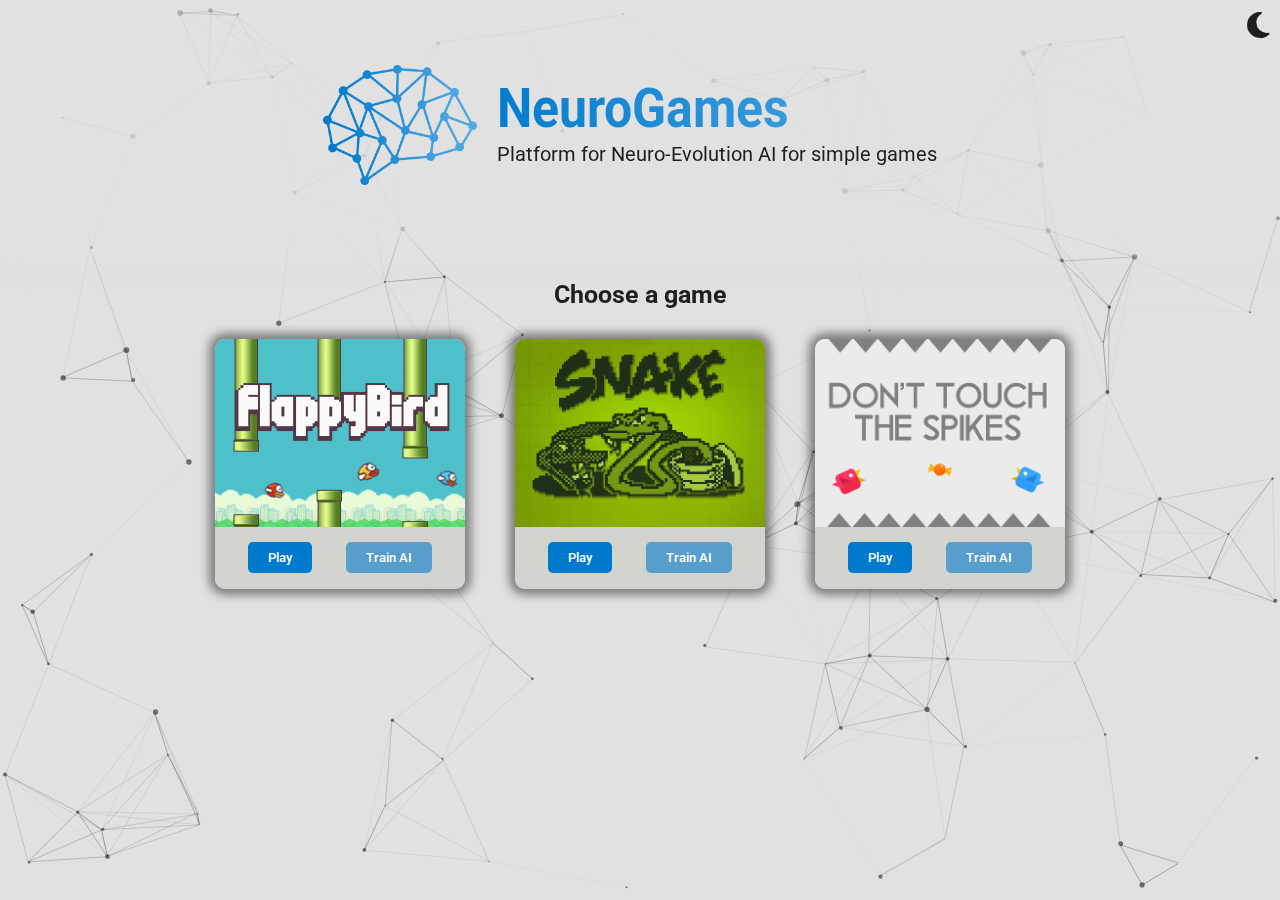
<file: index.html>
<!DOCTYPE html>
<html lang="en">
<head>
    <meta charset="UTF-8">
    <meta http-equiv="X-UA-Compatible" content="IE=edge">
    <meta name="viewport" content="width=device-width, initial-scale=1.0">
    <title>NeuroGames</title>
    <!-- CSS -->
    <link rel="stylesheet" href="./css/style.css" />
    <link rel="stylesheet" href="https://cdnjs.cloudflare.com/ajax/libs/font-awesome/6.1.2/css/all.min.css" />

    <link rel="icon" type="image/png" href="icon.png">
</head>
<body class="">
    <header>
        <div class="welcome">
            <div class="background"></div>
            <img src="./images/logo.png" alt="logo">
            <div class="text-container">
                <h1>NeuroGames</h1>
                <h2>Platform for Neuro-Evolution AI for simple games</h2>
            </div>
        </div>
        <i class="fa-solid fa-moon"></i>
    </header>
    <main>
        <h1>Choose a game</h1>
        <div class="games">
            <div class="game">
                <img src="./images/banners/flappy_bird.png" alt="flappy_bird" />
                <div class="buttons">
                    <a href="./games/FlappyBird/play.html"><button>Play</button></a>
                    <a href="./games/FlappyBird/train.html"><button class="train">Train AI</button></a>
                </div>
            </div>
            <div class="game">
                <img src="./images/banners/snake.png" alt="snake" />
                <div class="buttons">
                    <a href="./games/Snake/play.html"><button>Play</button></a>
                    <a href="./games/Snake/train.html"><button class="train">Train AI</button></a>
                </div>
            </div>
            <div class="game">
                <img src="./images/banners/dtts.png" alt="dtts" />
                <div class="buttons">
                    <a href="./games/DTTS/play.html"><button>Play</button></a>
                    <a href="./games/DTTS/train.html"><button class="train">Train AI</button></a>
                </div>
            </div>
            <!-- <div class="game">
                <img src="./images/banners/dino.png" alt="dino" />
                <div class="buttons">
                    <a href="./games/Dino/play.html"><button>Play</button></a>
                    <a href="./games/Dino/train.html"><button class="train">Train AI</button></a>
                </div>
            </div> -->
            <!-- <div class="game">
                <img src="./images/banners/icy_tower.png" alt="icy_tower" />
                <div class="buttons">
                    Comming soon
                </div>
            </div> -->
        </div>
    </main>
    <div id="particles-js"></div>
    <!-- SCRIPTS -->
    <script src="./js/lib/particles.min.js"></script>
    <script src="./js/main.js"></script>
</body>
</html>
</file>
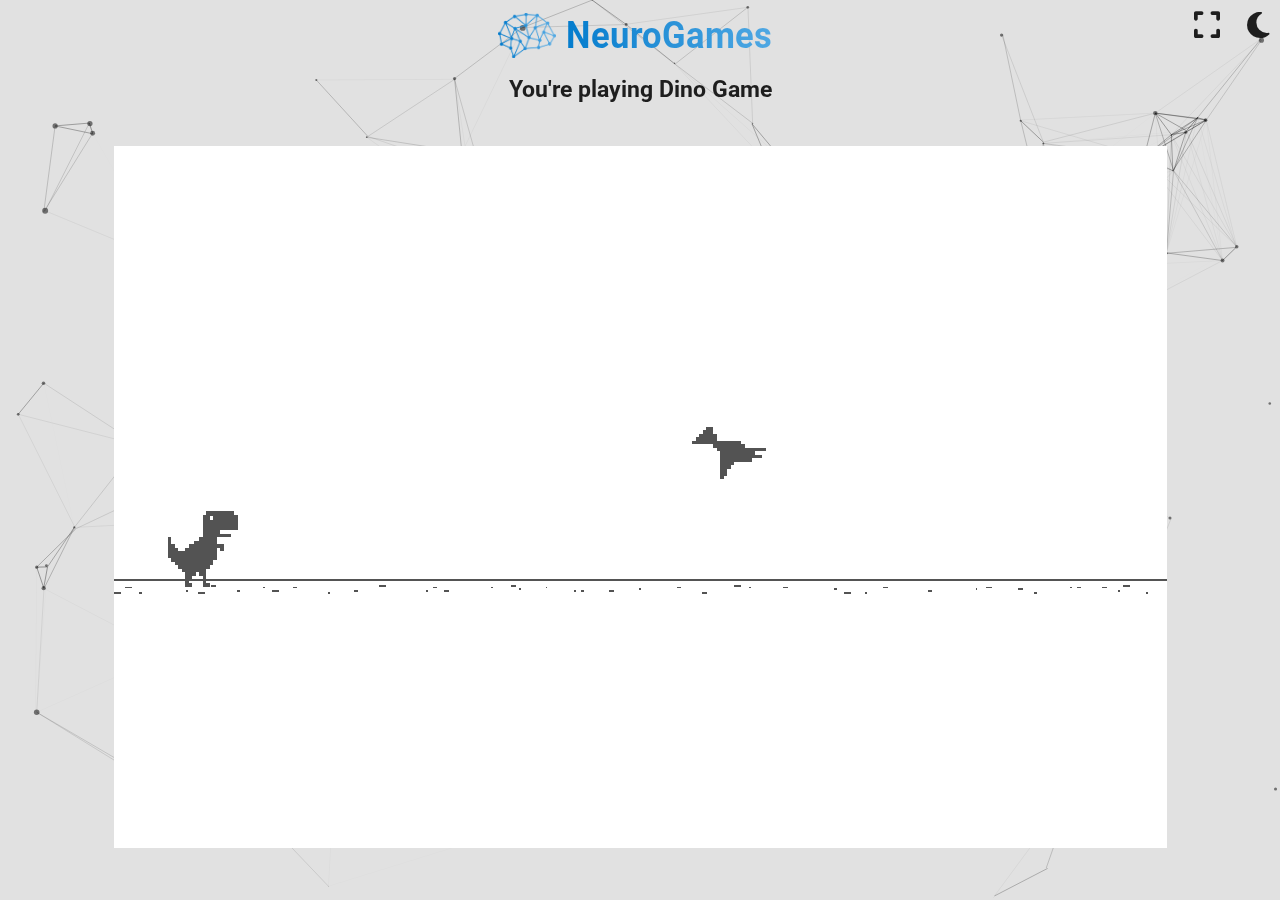
<file: games/Dino/play.html>
<!DOCTYPE html>
<html lang="en">
<head>
    <meta charset="UTF-8">
    <meta http-equiv="X-UA-Compatible" content="IE=edge">
    <meta name="viewport" content="width=device-width, initial-scale=1.0">
    <title>Dino Game - Play</title>
    <!-- CSS -->
    <link rel="stylesheet" href="../../css/play.css" />
    <link rel="stylesheet" href="https://cdnjs.cloudflare.com/ajax/libs/font-awesome/6.1.2/css/all.min.css" />

    <link rel="icon" type="image/png" href="../../icon.png">
</head>
<body class="">
    <header>
        <div class="welcome">
            <div class="title-con">
                <img src="../../images/logo.png" alt="logo" />
                <h1>NeuroGames</h1>
            </div>
            <h2>You're playing Dino Game</h2>
        </div>
        <i class="fa-solid fa-moon"></i>
        <i class="fa-solid fa-expand"></i>
    </header>
    <main>
        <canvas id="myCanvas" width="432" height="768"></canvas>
    </main>
    <div id="particles-js"></div>
    <!-- SCRIPTS -->
    <script src="../../js/lib/particles.min.js"></script>
    <script src="../../js/main.js"></script>
    <script type="module" src="./play.js"></script>
</body>
</html>
</file>
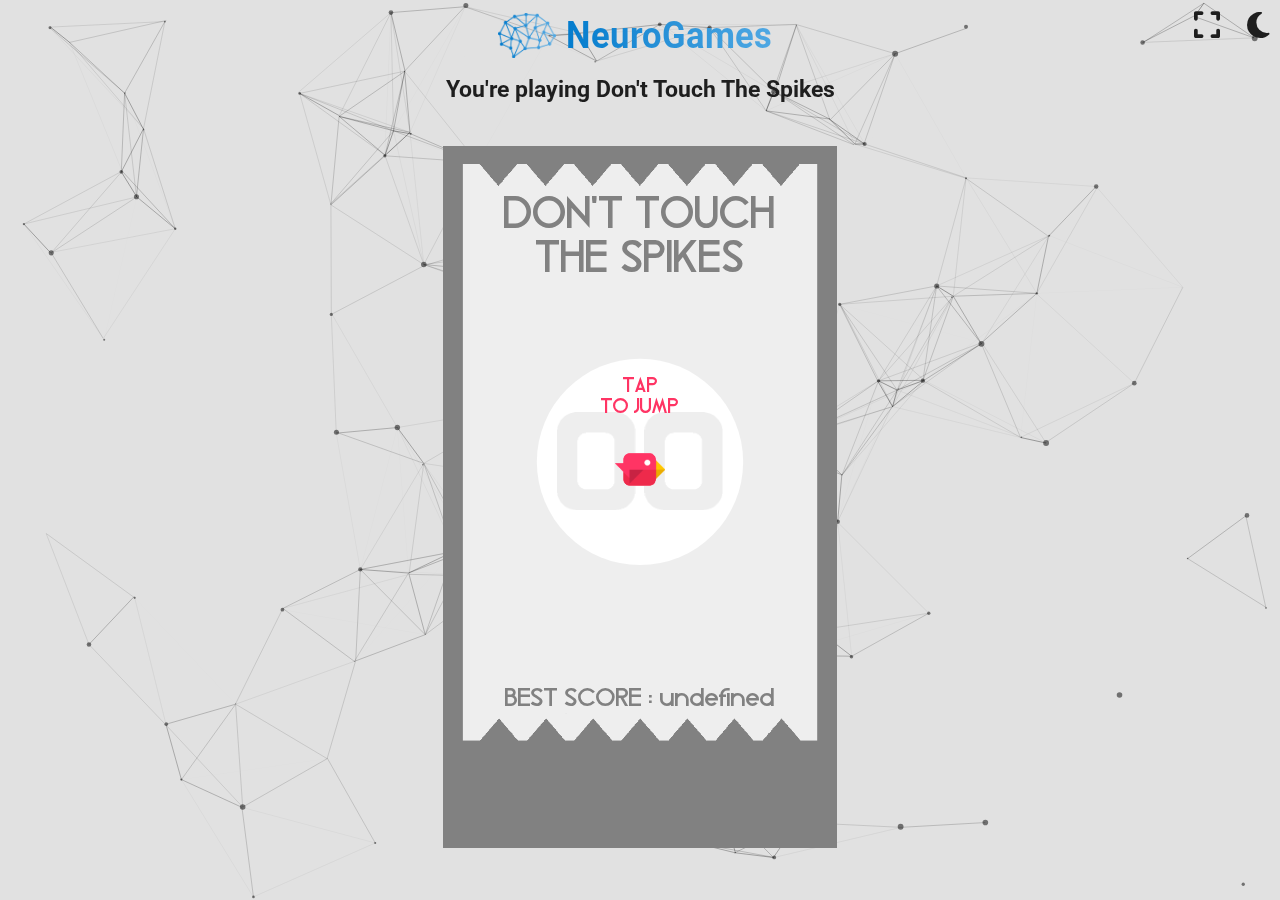
<file: games/DTTS/play.html>
<!DOCTYPE html>
<html lang="en">
<head>
    <meta charset="UTF-8">
    <meta http-equiv="X-UA-Compatible" content="IE=edge">
    <meta name="viewport" content="width=device-width, initial-scale=1.0">
    <title>Don't Touch The Spikes - Play</title>
    <!-- CSS -->
    <link rel="stylesheet" href="../../css/play.css" />
    <link rel="stylesheet" href="https://cdnjs.cloudflare.com/ajax/libs/font-awesome/6.1.2/css/all.min.css" />

    <link rel="icon" type="image/png" href="../../icon.png">

    <style>
        @font-face {
            font-family: DTTS_Font;
            src: url(./assets/Blissful\ Thinking.otf);
        }
    </style>
</head>
<body class="">
    <header>
        <div class="welcome">
            <div class="title-con">
                <img src="../../images/logo.png" alt="logo" />
                <h1>NeuroGames</h1>
            </div>
            <h2>You're playing Don't Touch The Spikes</h2>
        </div>
        <i class="fa-solid fa-moon"></i>
        <i class="fa-solid fa-expand"></i>
    </header>
    <main>
        <canvas id="myCanvas" width="432" height="768"></canvas>
    </main>
    <div id="particles-js"></div>
    <!-- SCRIPTS -->
    <script src="../../js/lib/particles.min.js"></script>
    <script src="../../js/main.js"></script>
    <script type="module" src="./play.js"></script>
</body>
</html>
</file>
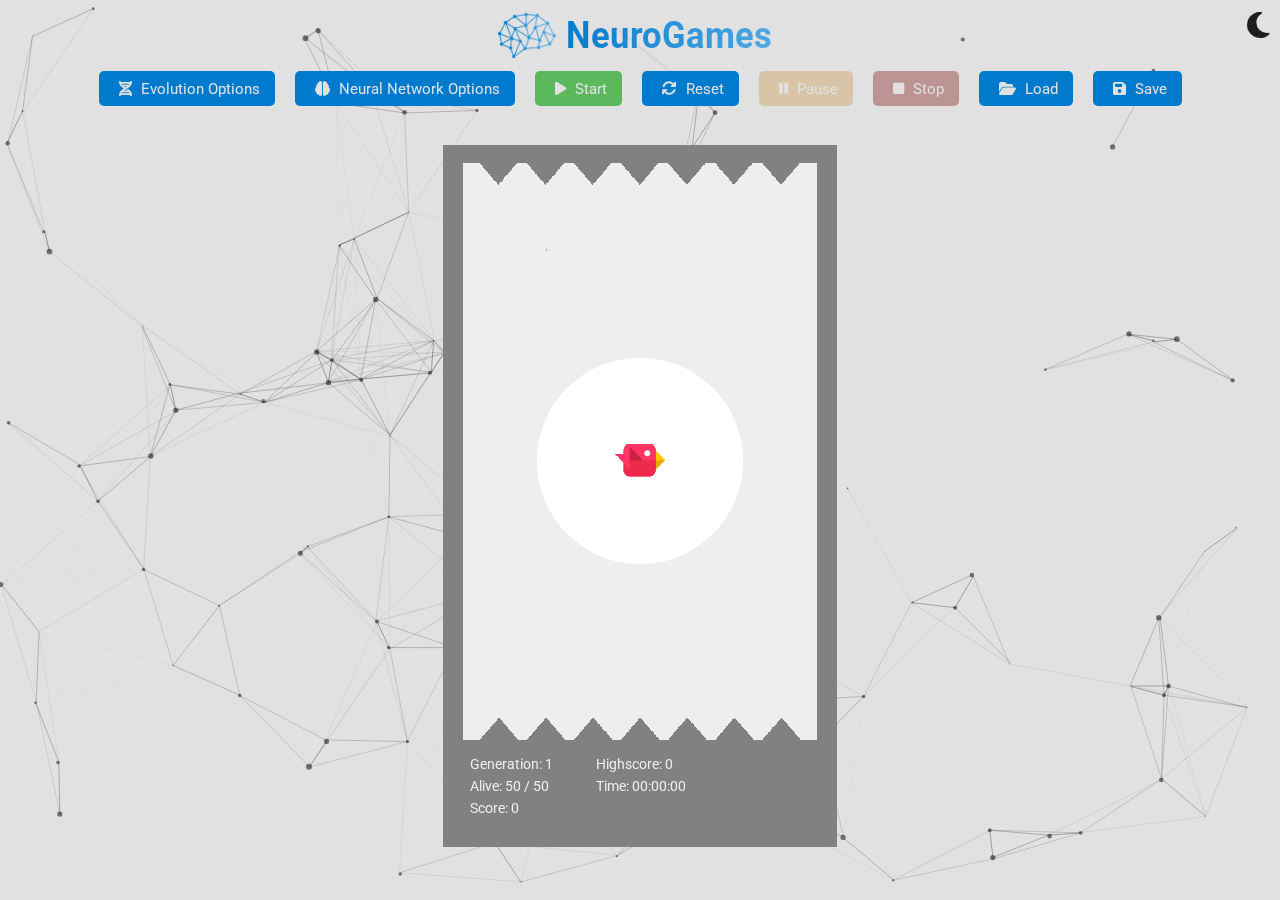
<file: games/DTTS/train.html>
<!DOCTYPE html>
<html lang="en">
<head>
    <meta charset="UTF-8">
    <meta http-equiv="X-UA-Compatible" content="IE=edge">
    <meta name="viewport" content="width=device-width, initial-scale=1.0">
    <title>Don't Touch The Spikes - AI</title>
    <!-- CSS -->
    <link rel="stylesheet" href="../../css/play.css" />
    <link rel="stylesheet" href="https://cdnjs.cloudflare.com/ajax/libs/font-awesome/6.1.2/css/all.min.css" />

    <link rel="icon" type="image/png" href="../../icon.png">

    <style>
        @font-face {
            font-family: DTTS_Font;
            src: url(./assets/Blissful\ Thinking.otf);
        }
    </style>
</head>
<body class="">
    <header>
        <div class="welcome">
            <div class="title-con">
                <img src="../../images/logo.png" alt="logo" />
                <h1>NeuroGames</h1>
            </div>
            <ul class="menu">
                <button id="ga_button"><i class="fa-solid fa-dna"></i> Evolution Options</button>
                <button id="nn_button"><i class="fa-solid fa-brain"></i> Neural Network Options</button>
                <button id="start_game" class="start"><i class="fa-solid fa-play"></i> Start</button>
                <button id="reset_game" class="reset"><i class="fa-solid fa-arrows-rotate"></i> Reset</button>
                <button id="pause_game" class="pause" disabled><i class="fa-solid fa-pause"></i> Pause</button>
                <button id="stop_game" class="stop" disabled><i class="fa-solid fa-stop"></i> Stop</button>
                <button id="load_game"><i class="fa-solid fa-folder-open"></i> Load</button>
                <button id="save_game"><i class="fa-solid fa-floppy-disk"></i> Save</button>
            </ul>
        </div>
        <i class="fa-solid fa-moon"></i>
    </header>
    <main>
        <div class="container">
            <canvas id="myCanvas" width="432" height="768"></canvas>
        </div>
        <div class="container2">
            <div class="upper">
                <canvas id="nnCanvas" width="10" height="10"></canvas>
            </div>
            <div class="lower">
                <canvas id="gaCanvas" width="10" height="10"></canvas>
            </div>
        </div>
    </main>
    <div class="options_container" id="nn_options">
        <div class="options-outer">
            <i class="fa-solid fa-circle-xmark"></i>
            <div class="options">
                <h1><i class="fa-solid fa-brain"></i> Neural Network Options <i class="fa-solid fa-brain"></i></h1>
                <div class="cb_con">
                    <input type="checkbox" id="visualize_nn">
                    <label for="visualize_nn">Visualize Neural Network</label>
                </div>
                <h2>Layers</h2>
                <p  class="error"></p>
                <div class="row">
                    <input type="number" id="neurons_num" placeholder="Neurons">
                    <select id="activation">
                        <option value="" selected hidden>Activation function</option>
                        <option value="sigmoid">Sigmoid</option>
                        <option value="relu">ReLU</option>
                        <option value="tanh">tanh</option>
                    </select>
                    <button id="add_layer">Add Layer</button>
                </div>
                <div class="layers">
                </div>
                <div class="buttons">
                    <button class="save" id="save_nn">Save</button>
                    <button class="discard" id="discard_nn">Discard</button>
                </div>
            </div>
        </div>
    </div>
    <div class="options_container" id="ga_options">
        <div class="options-outer">
            <i class="fa-solid fa-circle-xmark"></i>
            <div class="options">
                <h1><i class="fa-solid fa-dna"></i> Evolution Options <i class="fa-solid fa-dna"></i></h1>
                <p class="error"></p>
                <div class="cb_con">
                    <input type="checkbox" id="visualize_ga" />
                    <label for="visualize_ga">Show Generation / Fitness Chart</label>
                </div>
                <div class="cb_row">
                    <input type="checkbox" id="show_best" checked disabled/>
                    <label for="show_best">Best</label>
                    <input type="checkbox" id="show_worst" checked disabled/>
                    <label for="show_worst">Worst</label>
                    <input type="checkbox" id="show_mean" checked disabled/>
                    <label for="show_mean">Mean</label>
                    <input type="checkbox" id="show_median" checked disabled/>
                    <label for="show_median">Median</label>
                </div>
                <h2>Population</h2>
                <div class="row">
                    Number of individuals: 
                    <input type="number" id="population_num" placeholder="Enter number">
                    <button id="set_pop">Set Population</button>
                </div>
                <div class="row">
                    Current number of individuals: <span class="num" id="pop_num">100</span>
                </div>
                <h2>Parent Selection</h2>
                <div class="row">
                    Parent Selection Method: 
                    <select id="parent_sel">
                        <option value="roulette">Roulette Wheel Selection</option>
                        <option value="sus">Stochasstic Universal Sampling</option>
                        <option value="tour">Tournament Selection</option>
                        <option value="rand">Random Selection</option>
                    </select>
                </div>
                <h2>Crossover</h2>
                <div class="row">
                    Crossover Method: 
                    <select id="crossover">
                        <option value="onep">One Point Crossover</option>
                        <option value="multip">Multi Point Crossover</option>
                        <option value="unif">Uniform Crossover</option>
                        <option value="avg">Arithmetic Crossover</option>
                    </select>
                </div>
                <h2>Mutation</h2>
                <div class="row">
                    Mutation Method: 
                    <select id="mutation">
                        <option value="reset">Random Resetting</option>
                        <option value="add">Random Addition</option>
                        <option value="inverse">Additive Inverse</option>
                    </select>
                </div>
                <div class="row">
                    Current mutation chance: <span class="num" id="mut_chance">1%</span>
                </div>
                <div class="row">
                    Mutation chance: 
                    <input type="number" id="mutation_chance" placeholder="Enter chance">
                    <button id="set_mut">Set chance</button>
                </div>
                <h2>Survivor Selection</h2>
                <div class="rb_con">
                    <input type="radio" name="selection" id="age" />
                    <label for="age">Age Based</label>
                    <input type="radio" name="selection" id="fit" checked/>
                    <label for="fit">Fitness Based</label>
                </div>
                <div class="row">
                    Survivors Persentage: <span class="num" id="surv_per">40%</span>
                </div>
                <div class="row range_con">
                    <input type="range" id="surviv" value="40" max="100" min="0">
                </div>
                <div class="buttons">
                    <button class="save" id="save_ga">Save</button>
                    <button class="discard" id="discard_ga">Discard</button>
                </div>
            </div>
        </div>
    </div>
    <div class="options_container" id="save_con">
        <div class="options-outer">
            <i class="fa-solid fa-circle-xmark"></i>
            <div class="options">
                <h1><i class="fa-solid fa-floppy-disk"></i> Save Progress <i class="fa-solid fa-floppy-disk"></i></h1>
                <p  class="error"></p>
                <div class="row">
                    Save file name: 
                    <input type="text" id="save_filename" placeholder="Enter filename">
                </div>
                <div class="buttons">
                    <button class="save" id="save_s">Save</button>
                    <button class="discard" id="discard_s">Discard</button>
                </div>
            </div>
        </div>
    </div>
    <div class="options_container" id="load_con">
        <div class="options-outer">
            <i class="fa-solid fa-circle-xmark"></i>
            <div class="options">
                <h1><i class="fa-solid fa-open"></i> Load Progress <i class="fa-solid fa-open"></i></h1>
                <h2>Choose saved file:</h2>
                <div class="files">
                </div>
            </div>
        </div>
    </div>
    <div id="particles-js"></div>
    <!-- SCRIPTS -->
    <script src="../../js/lib/particles.min.js"></script>
    <script src="../../js/main.js"></script>
    <script type="module" src="./train.js"></script>
</body>
</html>
</file>
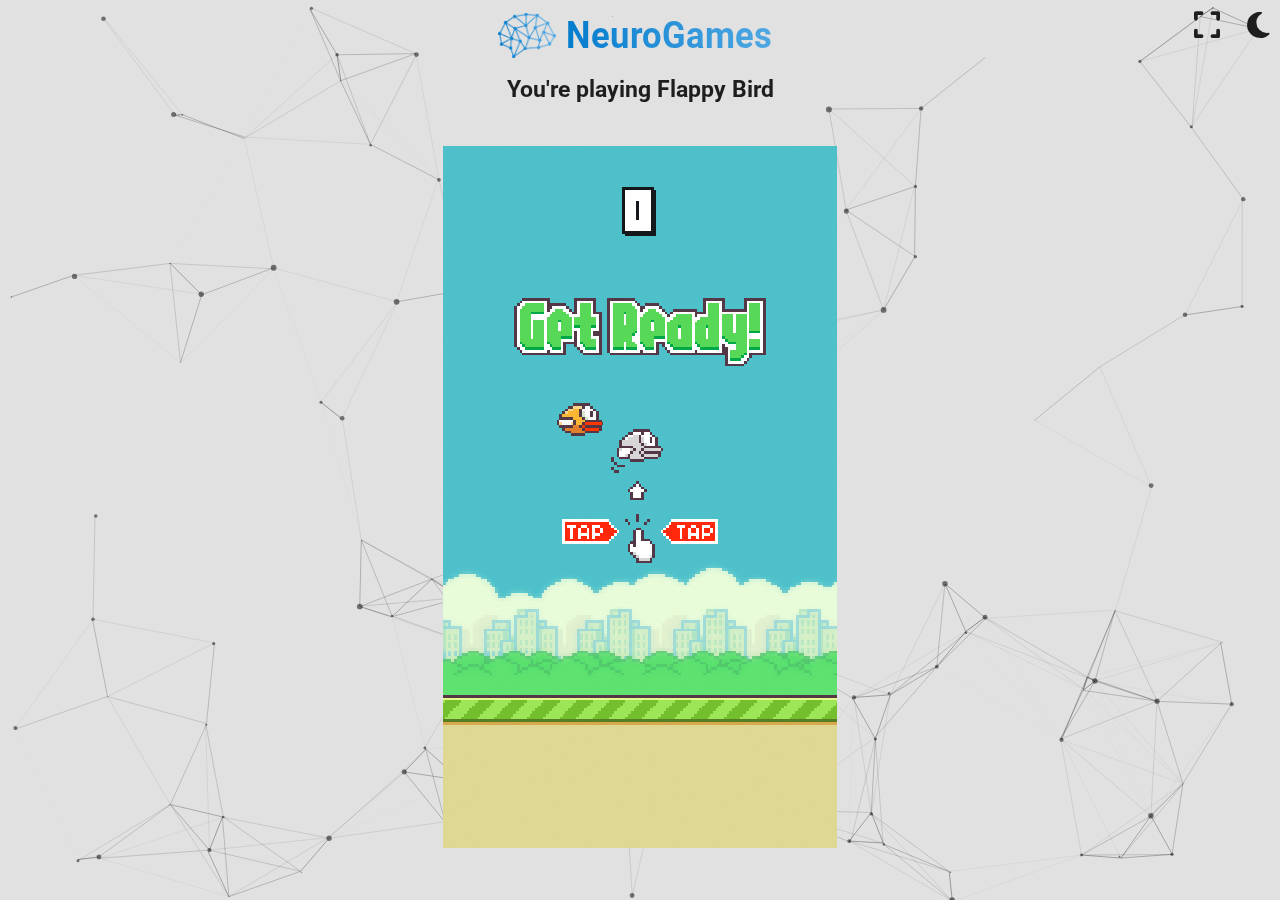
<file: games/FlappyBird/play.html>
<!DOCTYPE html>
<html lang="en">
<head>
    <meta charset="UTF-8">
    <meta http-equiv="X-UA-Compatible" content="IE=edge">
    <meta name="viewport" content="width=device-width, initial-scale=1.0">
    <title>Flappy Bird - Play</title>
    <!-- CSS -->
    <link rel="stylesheet" href="../../css/play.css" />
    <link rel="stylesheet" href="https://cdnjs.cloudflare.com/ajax/libs/font-awesome/6.1.2/css/all.min.css" />

    <link rel="icon" type="image/png" href="../../icon.png">
</head>
<body class="">
    <header>
        <div class="welcome">
            <div class="title-con">
                <img src="../../images/logo.png" alt="logo" />
                <h1>NeuroGames</h1>
            </div>
            <h2>You're playing Flappy Bird</h2>
        </div>
        <i class="fa-solid fa-moon"></i>
        <i class="fa-solid fa-expand"></i>
    </header>
    <main>
        <canvas id="myCanvas" width="432" height="768"></canvas>
    </main>
    <div id="particles-js"></div>
    <!-- SCRIPTS -->
    <script src="../../js/lib/particles.min.js"></script>
    <script src="../../js/main.js"></script>
    <script type="module" src="./play.js"></script>
</body>
</html>
</file>
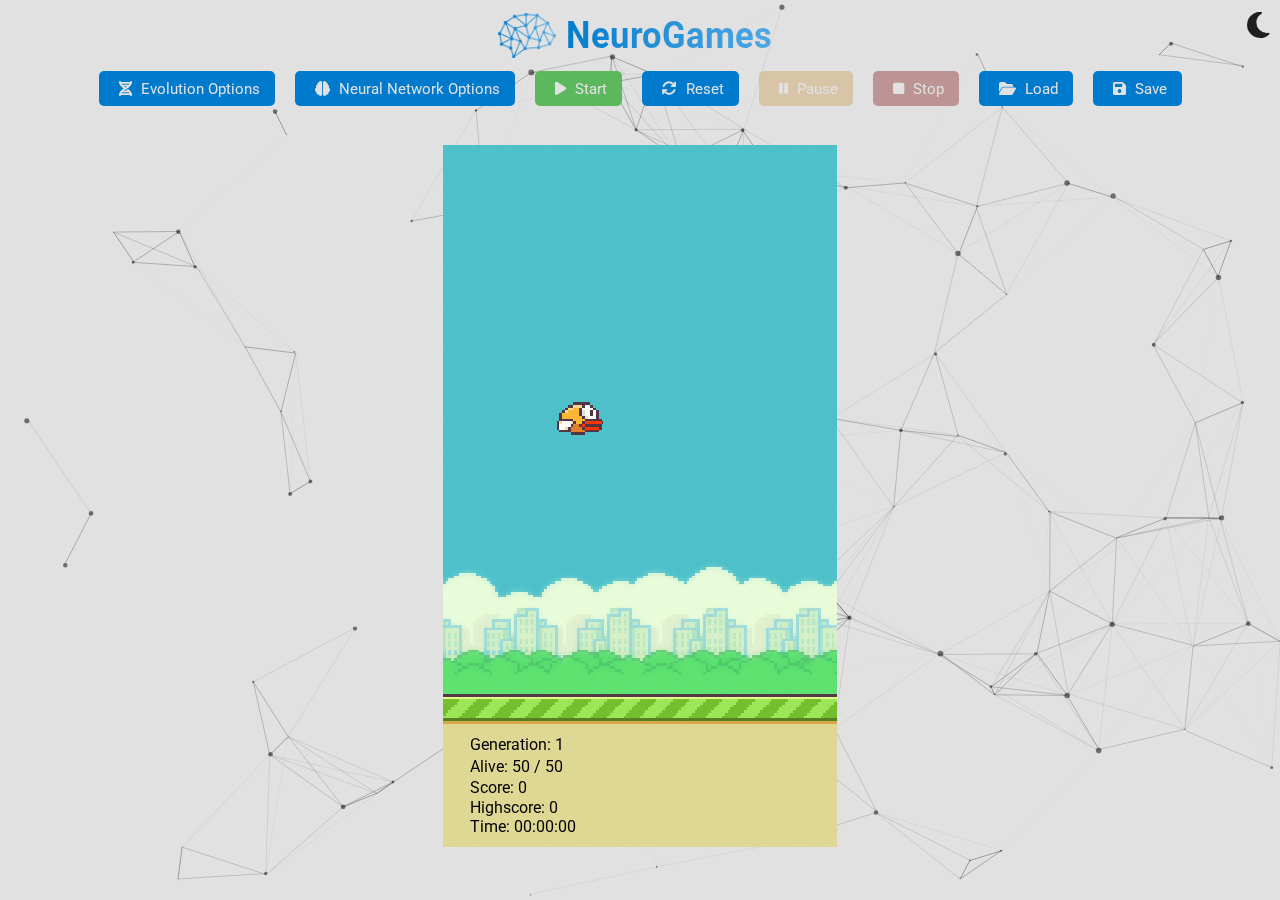
<file: games/FlappyBird/train.html>
<!DOCTYPE html>
<html lang="en">
<head>
    <meta charset="UTF-8">
    <meta http-equiv="X-UA-Compatible" content="IE=edge">
    <meta name="viewport" content="width=device-width, initial-scale=1.0">
    <title>Flappy Bird - Play</title>
    <!-- CSS -->
    <link rel="stylesheet" href="../../css/play.css" />
    <link rel="stylesheet" href="https://cdnjs.cloudflare.com/ajax/libs/font-awesome/6.1.2/css/all.min.css" />

    <link rel="icon" type="image/png" href="../../icon.png">
</head>
<body class="">
    <header>
        <div class="welcome">
            <div class="title-con">
                <img src="../../images/logo.png" alt="logo" />
                <h1>NeuroGames</h1>
            </div>
            <ul class="menu">
                <button id="ga_button"><i class="fa-solid fa-dna"></i> Evolution Options</button>
                <button id="nn_button"><i class="fa-solid fa-brain"></i> Neural Network Options</button>
                <button id="start_game" class="start"><i class="fa-solid fa-play"></i> Start</button>
                <button id="reset_game" class="reset"><i class="fa-solid fa-arrows-rotate"></i> Reset</button>
                <button id="pause_game" class="pause" disabled><i class="fa-solid fa-pause"></i> Pause</button>
                <button id="stop_game" class="stop" disabled><i class="fa-solid fa-stop"></i> Stop</button>
                <button id="load_game"><i class="fa-solid fa-folder-open"></i> Load</button>
                <button id="save_game"><i class="fa-solid fa-floppy-disk"></i> Save</button>
            </ul>
        </div>
        <i class="fa-solid fa-moon"></i>
    </header>
    <main>
        <div class="container">
            <canvas id="myCanvas" width="432" height="768"></canvas>
        </div>
        <div class="container2">
            <div class="upper">
                <canvas id="nnCanvas" width="10" height="10"></canvas>
            </div>
            <div class="lower">
                <canvas id="gaCanvas" width="10" height="10"></canvas>
            </div>
        </div>
    </main>
    <div class="options_container" id="nn_options">
        <div class="options-outer">
            <i class="fa-solid fa-circle-xmark"></i>
            <div class="options">
                <h1><i class="fa-solid fa-brain"></i> Neural Network Options <i class="fa-solid fa-brain"></i></h1>
                <div class="cb_con">
                    <input type="checkbox" id="visualize_nn">
                    <label for="visualize_nn">Visualize Neural Network</label>
                </div>
                <h2>Layers</h2>
                <p  class="error"></p>
                <div class="row">
                    <input type="number" id="neurons_num" placeholder="Neurons">
                    <select id="activation">
                        <option value="" selected hidden>Activation function</option>
                        <option value="sigmoid">Sigmoid</option>
                        <option value="relu">ReLU</option>
                        <option value="tanh">tanh</option>
                    </select>
                    <button id="add_layer">Add Layer</button>
                </div>
                <div class="layers">
                </div>
                <div class="buttons">
                    <button class="save" id="save_nn">Save</button>
                    <button class="discard" id="discard_nn">Discard</button>
                </div>
            </div>
        </div>
    </div>
    <div class="options_container" id="ga_options">
        <div class="options-outer">
            <i class="fa-solid fa-circle-xmark"></i>
            <div class="options">
                <h1><i class="fa-solid fa-dna"></i> Evolution Options <i class="fa-solid fa-dna"></i></h1>
                <p class="error"></p>
                <div class="cb_con">
                    <input type="checkbox" id="visualize_ga" />
                    <label for="visualize_ga">Show Generation / Fitness Chart</label>
                </div>
                <div class="cb_row">
                    <input type="checkbox" id="show_best" checked disabled/>
                    <label for="show_best">Best</label>
                    <input type="checkbox" id="show_worst" checked disabled/>
                    <label for="show_worst">Worst</label>
                    <input type="checkbox" id="show_mean" checked disabled/>
                    <label for="show_mean">Mean</label>
                    <input type="checkbox" id="show_median" checked disabled/>
                    <label for="show_median">Median</label>
                </div>
                <h2>Population</h2>
                <div class="row">
                    Number of individuals: 
                    <input type="number" id="population_num" placeholder="Enter number">
                    <button id="set_pop">Set Population</button>
                </div>
                <div class="row">
                    Current number of individuals: <span class="num" id="pop_num">100</span>
                </div>
                <h2>Parent Selection</h2>
                <div class="row">
                    Parent Selection Method: 
                    <select id="parent_sel">
                        <option value="roulette">Roulette Wheel Selection</option>
                        <option value="sus">Stochasstic Universal Sampling</option>
                        <option value="tour">Tournament Selection</option>
                        <option value="rand">Random Selection</option>
                    </select>
                </div>
                <h2>Crossover</h2>
                <div class="row">
                    Crossover Method: 
                    <select id="crossover">
                        <option value="onep">One Point Crossover</option>
                        <option value="multip">Multi Point Crossover</option>
                        <option value="unif">Uniform Crossover</option>
                        <option value="avg">Arithmetic Crossover</option>
                    </select>
                </div>
                <h2>Mutation</h2>
                <div class="row">
                    Mutation Method: 
                    <select id="mutation">
                        <option value="reset">Random Resetting</option>
                        <option value="add">Random Addition</option>
                        <option value="inverse">Additive Inverse</option>
                    </select>
                </div>
                <div class="row">
                    Current mutation chance: <span class="num" id="mut_chance">1%</span>
                </div>
                <div class="row">
                    Mutation chance: 
                    <input type="number" id="mutation_chance" placeholder="Enter chance">
                    <button id="set_mut">Set chance</button>
                </div>
                <h2>Survivor Selection</h2>
                <div class="rb_con">
                    <input type="radio" name="selection" id="age" />
                    <label for="age">Age Based</label>
                    <input type="radio" name="selection" id="fit" checked/>
                    <label for="fit">Fitness Based</label>
                </div>
                <div class="row">
                    Survivors Persentage: <span class="num" id="surv_per">40%</span>
                </div>
                <div class="row range_con">
                    <input type="range" id="surviv" value="40" max="100" min="0">
                </div>
                <div class="buttons">
                    <button class="save" id="save_ga">Save</button>
                    <button class="discard" id="discard_ga">Discard</button>
                </div>
            </div>
        </div>
    </div>
    <div class="options_container" id="save_con">
        <div class="options-outer">
            <i class="fa-solid fa-circle-xmark"></i>
            <div class="options">
                <h1><i class="fa-solid fa-floppy-disk"></i> Save Progress <i class="fa-solid fa-floppy-disk"></i></h1>
                <p  class="error"></p>
                <div class="row">
                    Save file name: 
                    <input type="text" id="save_filename" placeholder="Enter filename">
                </div>
                <div class="buttons">
                    <button class="save" id="save_s">Save</button>
                    <button class="discard" id="discard_s">Discard</button>
                </div>
            </div>
        </div>
    </div>
    <div class="options_container" id="load_con">
        <div class="options-outer">
            <i class="fa-solid fa-circle-xmark"></i>
            <div class="options">
                <h1><i class="fa-solid fa-open"></i> Load Progress <i class="fa-solid fa-open"></i></h1>
                <h2>Choose saved file:</h2>
                <div class="files">
                </div>
            </div>
        </div>
    </div>
    <div id="particles-js"></div>
    <!-- SCRIPTS -->
    <script src="../../js/lib/particles.min.js"></script>
    <script src="../../js/main.js"></script>
    <script type="module" src="./train.js"></script>
</body>
</html>
</file>
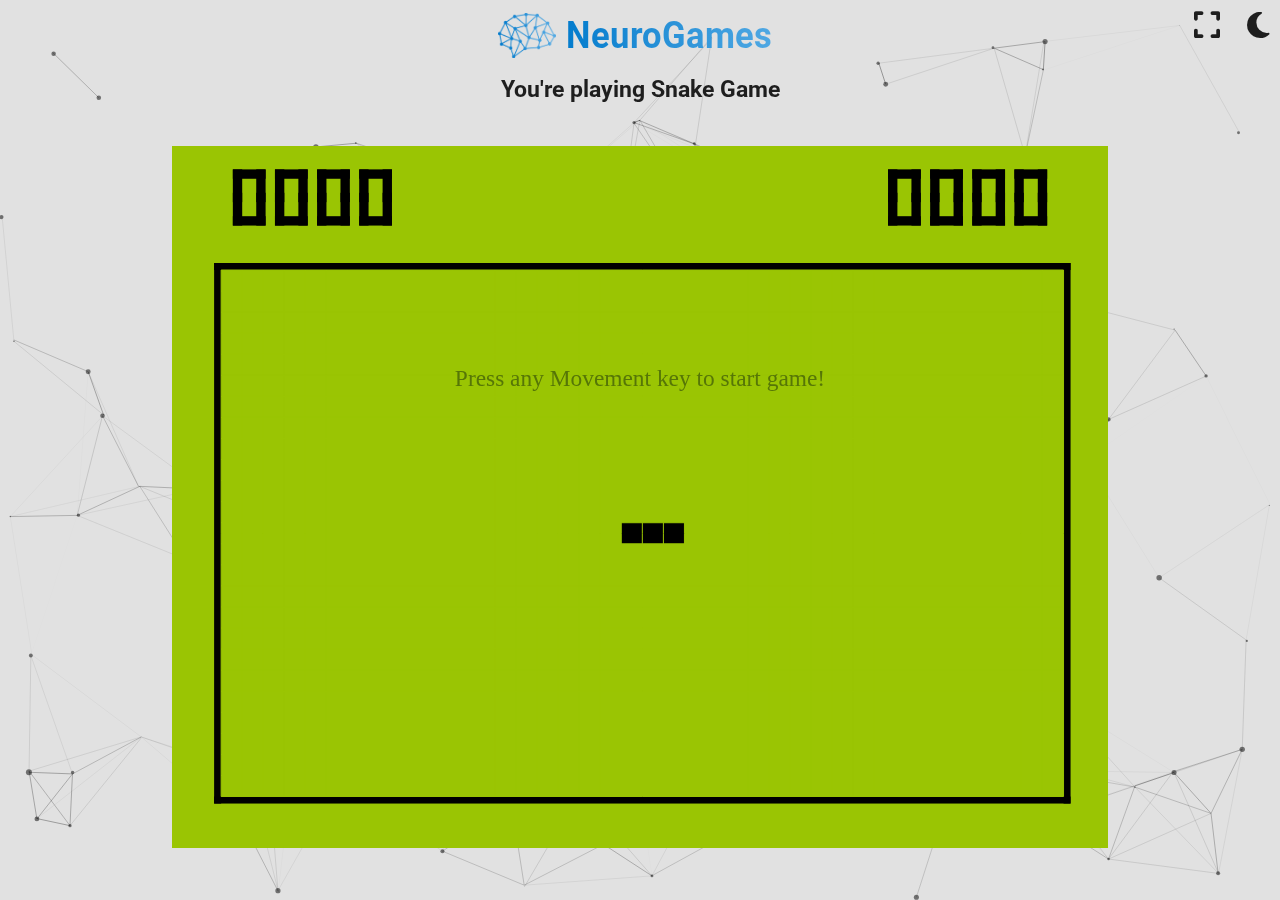
<file: games/Snake/play.html>
<!DOCTYPE html>
<html lang="en">
<head>
    <meta charset="UTF-8">
    <meta http-equiv="X-UA-Compatible" content="IE=edge">
    <meta name="viewport" content="width=device-width, initial-scale=1.0">
    <title>Snake Game - Play</title>
    <!-- CSS -->
    <link rel="stylesheet" href="../../css/play.css" />
    <link rel="stylesheet" href="https://cdnjs.cloudflare.com/ajax/libs/font-awesome/6.1.2/css/all.min.css" />

    <link rel="icon" type="image/png" href="../../icon.png">
</head>
<body class="">
    <header>
        <div class="welcome">
            <div class="title-con">
                <img src="../../images/logo.png" alt="logo" />
                <h1>NeuroGames</h1>
            </div>
            <h2>You're playing Snake Game</h2>
        </div>
        <i class="fa-solid fa-moon"></i>
        <i class="fa-solid fa-expand"></i>
    </header>
    <main>
        <canvas id="myCanvas" width="800" height="600"></canvas>
    </main>
    <div id="particles-js"></div>
    <!-- SCRIPTS -->
    <script src="../../js/lib/particles.min.js"></script>
    <script src="../../js/main.js"></script>
    <script type="module" src="./play.js"></script>
</body>
</html>
</file>
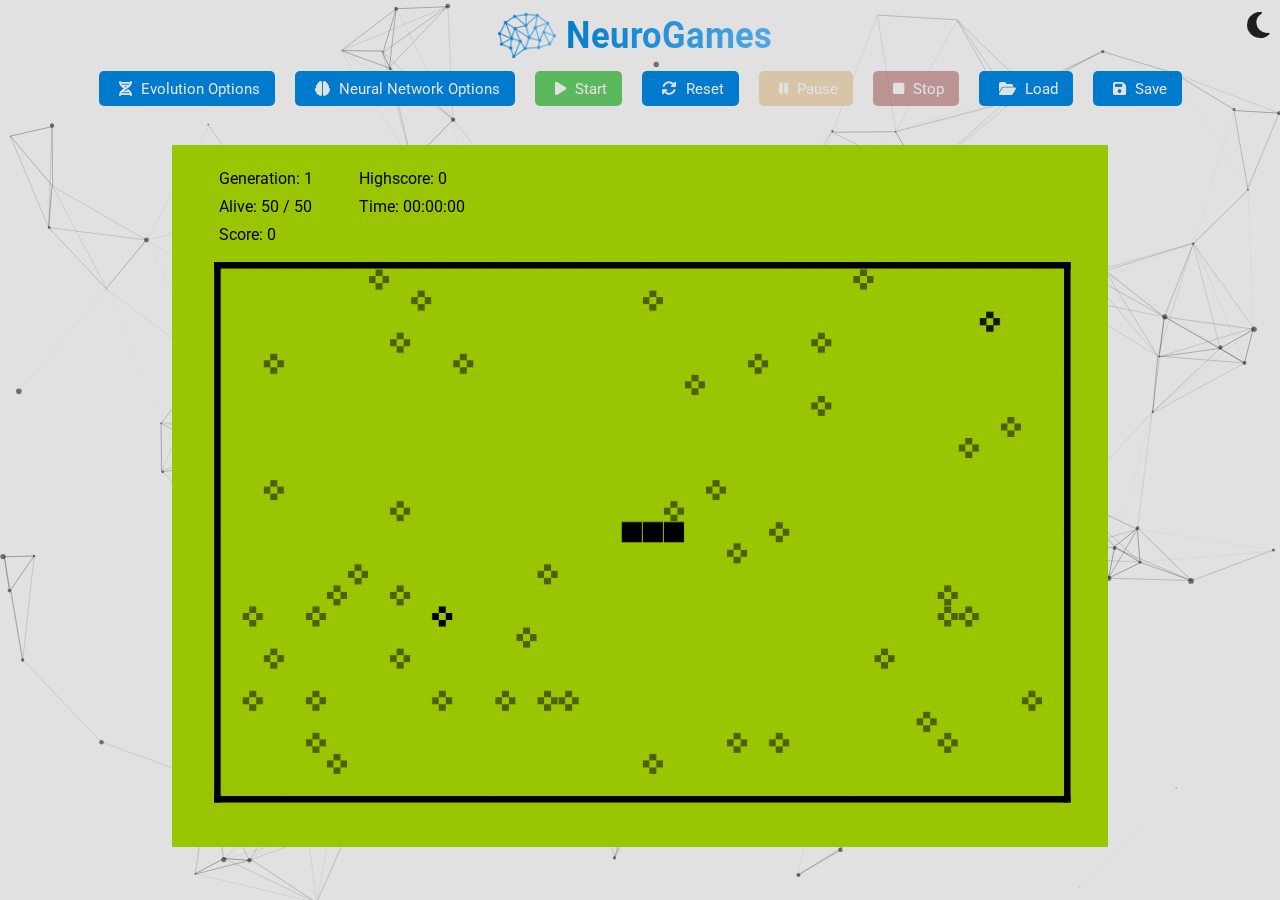
<file: games/Snake/train.html>
<!DOCTYPE html>
<html lang="en">
<head>
    <meta charset="UTF-8">
    <meta http-equiv="X-UA-Compatible" content="IE=edge">
    <meta name="viewport" content="width=device-width, initial-scale=1.0">
    <title>Snake Game - AI</title>
    <!-- CSS -->
    <link rel="stylesheet" href="../../css/play.css" />
    <link rel="stylesheet" href="https://cdnjs.cloudflare.com/ajax/libs/font-awesome/6.1.2/css/all.min.css" />

    <link rel="icon" type="image/png" href="../../icon.png">
</head>
<body class="">
    <header>
        <div class="welcome">
            <div class="title-con">
                <img src="../../images/logo.png" alt="logo" />
                <h1>NeuroGames</h1>
            </div>
            <ul class="menu">
                <button id="ga_button"><i class="fa-solid fa-dna"></i> Evolution Options</button>
                <button id="nn_button"><i class="fa-solid fa-brain"></i> Neural Network Options</button>
                <button id="start_game" class="start"><i class="fa-solid fa-play"></i> Start</button>
                <button id="reset_game" class="reset"><i class="fa-solid fa-arrows-rotate"></i> Reset</button>
                <button id="pause_game" class="pause" disabled><i class="fa-solid fa-pause"></i> Pause</button>
                <button id="stop_game" class="stop" disabled><i class="fa-solid fa-stop"></i> Stop</button>
                <button id="load_game"><i class="fa-solid fa-folder-open"></i> Load</button>
                <button id="save_game"><i class="fa-solid fa-floppy-disk"></i> Save</button>
            </ul>
        </div>
        <i class="fa-solid fa-moon"></i>
    </header>
    <main>
        <div class="container">
            <canvas id="myCanvas" width="432" height="768"></canvas>
        </div>
        <div class="container2">
            <div class="upper">
                <canvas id="nnCanvas" width="10" height="10"></canvas>
            </div>
            <div class="lower">
                <canvas id="gaCanvas" width="10" height="10"></canvas>
            </div>
        </div>
    </main>
    <div class="options_container" id="nn_options">
        <div class="options-outer">
            <i class="fa-solid fa-circle-xmark"></i>
            <div class="options">
                <h1><i class="fa-solid fa-brain"></i> Neural Network Options <i class="fa-solid fa-brain"></i></h1>
                <div class="cb_con">
                    <input type="checkbox" id="visualize_nn">
                    <label for="visualize_nn">Visualize Neural Network</label>
                </div>
                <h2>Layers</h2>
                <p  class="error"></p>
                <div class="row">
                    <input type="number" id="neurons_num" placeholder="Neurons">
                    <select id="activation">
                        <option value="" selected hidden>Activation function</option>
                        <option value="sigmoid">Sigmoid</option>
                        <option value="relu">ReLU</option>
                        <option value="tanh">tanh</option>
                    </select>
                    <button id="add_layer">Add Layer</button>
                </div>
                <div class="layers">
                </div>
                <div class="buttons">
                    <button class="save" id="save_nn">Save</button>
                    <button class="discard" id="discard_nn">Discard</button>
                </div>
            </div>
        </div>
    </div>
    <div class="options_container" id="ga_options">
        <div class="options-outer">
            <i class="fa-solid fa-circle-xmark"></i>
            <div class="options">
                <h1><i class="fa-solid fa-dna"></i> Evolution Options <i class="fa-solid fa-dna"></i></h1>
                <p class="error"></p>
                <div class="cb_con">
                    <input type="checkbox" id="visualize_ga" />
                    <label for="visualize_ga">Show Generation / Fitness Chart</label>
                </div>
                <div class="cb_row">
                    <input type="checkbox" id="show_best" checked disabled/>
                    <label for="show_best">Best</label>
                    <input type="checkbox" id="show_worst" checked disabled/>
                    <label for="show_worst">Worst</label>
                    <input type="checkbox" id="show_mean" checked disabled/>
                    <label for="show_mean">Mean</label>
                    <input type="checkbox" id="show_median" checked disabled/>
                    <label for="show_median">Median</label>
                </div>
                <h2>Population</h2>
                <div class="row">
                    Number of individuals: 
                    <input type="number" id="population_num" placeholder="Enter number">
                    <button id="set_pop">Set Population</button>
                </div>
                <div class="row">
                    Current number of individuals: <span class="num" id="pop_num">100</span>
                </div>
                <h2>Parent Selection</h2>
                <div class="row">
                    Parent Selection Method: 
                    <select id="parent_sel">
                        <option value="roulette">Roulette Wheel Selection</option>
                        <option value="sus">Stochasstic Universal Sampling</option>
                        <option value="tour">Tournament Selection</option>
                        <option value="rand">Random Selection</option>
                    </select>
                </div>
                <h2>Crossover</h2>
                <div class="row">
                    Crossover Method: 
                    <select id="crossover">
                        <option value="onep">One Point Crossover</option>
                        <option value="multip">Multi Point Crossover</option>
                        <option value="unif">Uniform Crossover</option>
                        <option value="avg">Arithmetic Crossover</option>
                    </select>
                </div>
                <h2>Mutation</h2>
                <div class="row">
                    Mutation Method: 
                    <select id="mutation">
                        <option value="reset">Random Resetting</option>
                        <option value="add">Random Addition</option>
                        <option value="inverse">Additive Inverse</option>
                    </select>
                </div>
                <div class="row">
                    Current mutation chance: <span class="num" id="mut_chance">1%</span>
                </div>
                <div class="row">
                    Mutation chance: 
                    <input type="number" id="mutation_chance" placeholder="Enter chance">
                    <button id="set_mut">Set chance</button>
                </div>
                <h2>Survivor Selection</h2>
                <div class="rb_con">
                    <input type="radio" name="selection" id="age" />
                    <label for="age">Age Based</label>
                    <input type="radio" name="selection" id="fit" checked/>
                    <label for="fit">Fitness Based</label>
                </div>
                <div class="row">
                    Survivors Persentage: <span class="num" id="surv_per">40%</span>
                </div>
                <div class="row range_con">
                    <input type="range" id="surviv" value="40" max="100" min="0">
                </div>
                <div class="buttons">
                    <button class="save" id="save_ga">Save</button>
                    <button class="discard" id="discard_ga">Discard</button>
                </div>
            </div>
        </div>
    </div>
    <div class="options_container" id="save_con">
        <div class="options-outer">
            <i class="fa-solid fa-circle-xmark"></i>
            <div class="options">
                <h1><i class="fa-solid fa-floppy-disk"></i> Save Progress <i class="fa-solid fa-floppy-disk"></i></h1>
                <p  class="error"></p>
                <div class="row">
                    Save file name: 
                    <input type="text" id="save_filename" placeholder="Enter filename">
                </div>
                <div class="buttons">
                    <button class="save" id="save_s">Save</button>
                    <button class="discard" id="discard_s">Discard</button>
                </div>
            </div>
        </div>
    </div>
    <div class="options_container" id="load_con">
        <div class="options-outer">
            <i class="fa-solid fa-circle-xmark"></i>
            <div class="options">
                <h1><i class="fa-solid fa-open"></i> Load Progress <i class="fa-solid fa-open"></i></h1>
                <h2>Choose saved file:</h2>
                <div class="files">
                </div>
            </div>
        </div>
    </div>
    <div id="particles-js"></div>
    <!-- SCRIPTS -->
    <script src="../../js/lib/particles.min.js"></script>
    <script src="../../js/main.js"></script>
    <script type="module" src="./train.js"></script>
</body>
</html>
</file>
<file: css/style.css>
@import url("https://fonts.googleapis.com/css2?family=Roboto:ital,wght@0,100;0,300;0,400;0,500;0,700;0,900;1,100;1,300;1,400;1,500;1,700;1,900&display=swap");
* {
  outline: none;
  margin: 0;
  padding: 0;
  font-family: Roboto, Arial, Helvetica, sans-serif;
}

html {
  font-size: 62.5%;
}

/* COLORS */
/* PARTICLES */
#particles-js {
  position: fixed;
  top: 0;
  z-index: -100;
  width: 100%;
  height: 100%;
}

/* LIGHT MODE / NORMAL */
body {
  background-color: #e1e1e1;
  color: #1e1e1e;
  transition: background 1s, color 1s;
}
body #particles-js {
  filter: invert(1);
  pointer-events: none;
  transition: background 1s, color 1s;
}
body header {
  position: relative;
}
body header .fa-solid {
  position: absolute;
  top: 0;
  right: 0;
  padding: 1rem;
  font-size: 3rem;
  cursor: pointer;
}
body header .welcome {
  width: 100%;
  height: 25rem;
  position: relative;
  transition: background 1s, color 1s;
  color: #007acc;
  font-size: 1.5rem;
  display: flex;
  justify-content: center;
  align-items: center;
}
body header .welcome .background {
  width: 100%;
  height: 100%;
  position: absolute;
  top: 0;
  left: 0;
  background-color: rgba(225, 225, 225, 0.8);
  filter: blur(2rem);
  z-index: -10;
  transition: background 1s, color 1s;
}
body header .welcome img {
  height: 12rem;
}
body header .welcome .text-container h1 {
  padding: 0 2rem;
  font-size: 5rem;
  transform: scaleY(1.1);
  background: linear-gradient(90deg, #007acc 0%, #53aae4 100%);
  -webkit-background-clip: text;
  -webkit-text-fill-color: transparent;
}
body header .welcome .text-container h2 {
  padding: 0.5rem 2rem;
  font-size: 2rem;
  font-weight: normal;
  color: #1e1e1e;
  transition: background 1s, color 1s;
}
body main {
  padding-bottom: 5rem;
}
body main h1 {
  text-align: center;
  padding: 1.5rem 0;
  font-size: 2.5rem;
  margin: 1.5rem 0;
}
body main .games {
  display: flex;
  justify-content: center;
  gap: 5rem;
  flex-flow: wrap;
  padding: 0 5rem;
}
body main .games .game {
  width: 25rem;
  height: 25rem;
  display: flex;
  flex-direction: column;
  border-radius: 1rem;
  overflow: hidden;
  box-shadow: 0 0 10px 6px rgba(30, 30, 30, 0.5);
  transition: box-shadow 1s;
}
body main .games .game img {
  height: 75%;
  width: 100%;
}
body main .games .game .buttons {
  height: 25%;
  width: 100%;
  background-color: #d2d2cf;
  transition: background 1s, color 1s;
  display: flex;
  justify-content: space-evenly;
  align-items: center;
}
body main .games .game .buttons button {
  background-color: #007acc;
  color: white;
  padding: 0.8rem 2rem;
  font-family: Roboto, Arial, Helvetica, sans-serif;
  font-weight: 500;
  outline: none;
  border: 0;
  border-radius: 0.5rem;
}
body main .games .game .buttons button.train {
  background-color: #589ecd;
}
body main .games .game .buttons button.train:disabled {
  background-color: #808080;
  cursor: not-allowed;
}
body::-webkit-scrollbar {
  width: 0.5rem;
}
body::-webkit-scrollbar-track {
  background: #d2d2cf;
}
body::-webkit-scrollbar-thumb {
  background: #007acc;
}

/* DARK MODE */
.dark {
  background-color: #1e1e1e;
  color: #e1e1e1;
}
.dark #particles-js {
  filter: invert(0);
}
.dark header .welcome .background {
  background-color: rgba(17, 17, 17, 0.5);
}
.dark header .welcome .text-container h2 {
  color: rgba(225, 225, 225, 0.8);
}
.dark main .games .game {
  box-shadow: 0 0 10px 6px rgba(225, 225, 225, 0.15);
}
.dark main .games .game .buttons {
  background-color: #2d2d30;
}
.dark::-webkit-scrollbar-track {
  background: #2d2d30;
}/*# sourceMappingURL=style.css.map */
</file>
<file: css/play.css>
@import url("https://fonts.googleapis.com/css2?family=Roboto:ital,wght@0,100;0,300;0,400;0,500;0,700;0,900;1,100;1,300;1,400;1,500;1,700;1,900&display=swap");
* {
  outline: none;
  margin: 0;
  padding: 0;
  font-family: Roboto, Arial, Helvetica, sans-serif;
}

html {
  font-size: 62.5%;
}

/* COLORS */
/* PARTICLES */
#particles-js {
  position: fixed;
  top: 0;
  z-index: -100;
  width: 100%;
  height: 100%;
}

/* LIGHT MODE / NORMAL */
body {
  background-color: #e1e1e1;
  color: #1e1e1e;
  transition: background 1s, color 1s;
}
body #particles-js {
  filter: invert(1);
  pointer-events: none;
  transition: background 1s, color 1s;
}
body header {
  position: relative;
}
body header .fa-solid {
  z-index: 101;
}
body header .fa-moon, body header .fa-sun {
  position: absolute;
  top: 0;
  right: 0;
  padding: 1rem;
  font-size: 3rem;
  cursor: pointer;
}
body header .fa-expand {
  position: absolute;
  top: 0;
  right: 5rem;
  padding: 1rem;
  font-size: 3rem;
  cursor: pointer;
}
body header .welcome {
  width: 100%;
  text-align: center;
  color: #007acc;
  transition: background 1s, color 1s;
  font-size: 1.5rem;
}
body header .welcome .title-con {
  display: flex;
  justify-content: center;
  align-items: center;
}
body header .welcome h1 {
  padding: 1.5rem 1rem;
  font-size: 3.5rem;
  transform: scaleY(1.1);
  background: linear-gradient(90deg, #007acc 0%, #53aae4 100%);
  -webkit-background-clip: text;
  -webkit-text-fill-color: transparent;
}
body header .welcome img {
  height: 4.5rem;
}
body header .welcome h2 {
  padding: 0.5rem 0;
  color: #1e1e1e;
  transition: background 1s, color 1s;
}
body header .welcome .menu {
  display: flex;
  justify-content: center;
  gap: 2rem;
  list-style: none;
}
body header .welcome .menu button {
  background-color: #007acc;
  color: #e1e1e1;
  padding: 0.5rem 1.5rem;
  border-radius: 0.5rem;
  font-size: 1.5rem;
  border: 0;
  cursor: pointer;
}
body header .welcome .menu button i {
  cursor: inherit;
  position: relative;
  font-size: 1em;
  padding: 0.5rem;
}
body header .welcome .menu button.start {
  background-color: #5cb85c;
}
body header .welcome .menu button.stop {
  background-color: #d9534f;
}
body header .welcome .menu button.pause {
  background-color: #f0ad4e;
}
body header .welcome .menu button:disabled {
  opacity: 0.6;
  filter: grayscale(0.5);
  cursor: not-allowed;
}
body main {
  width: 100%;
  height: calc(100vh - 12rem);
  display: flex;
  justify-content: center;
  align-items: center;
}
body main.fullscreen {
  background-color: rgba(30, 30, 30, 0.8);
  position: absolute;
  top: 0;
  left: 0;
  width: 100vw;
  height: 100vh;
}
body main #myCanvas {
  background-color: white;
}
body main .container {
  flex: 1;
  display: flex;
  justify-content: center;
  align-items: center;
  height: 100%;
}
body main .container2 {
  flex: 1;
  display: none;
  flex-direction: column;
  justify-content: center;
  align-items: center;
  height: 100%;
}
body main .container2 canvas {
  background-color: rgba(225, 225, 225, 0.8);
  transition: all 1s;
}
body main .container2 .upper {
  flex: 1.5;
  display: none;
  justify-content: center;
  align-items: center;
  width: 100%;
  overflow: hidden;
}
body main .container2 .lower {
  flex: 1;
  display: none;
  justify-content: center;
  align-items: center;
  width: 100%;
  overflow: hidden;
}
body .options_container {
  width: 100%;
  height: 100%;
  position: fixed;
  top: 0;
  background-color: rgba(218, 218, 217, 0.5);
  display: none;
  justify-content: center;
  align-items: center;
}
body .options_container#save_con .row {
  margin: 3rem 2rem;
}
body .options_container .options-outer {
  position: relative;
  width: -webkit-fit-content;
  width: -moz-fit-content;
  width: fit-content;
  height: -webkit-fit-content;
  height: -moz-fit-content;
  height: fit-content;
}
body .options_container .options-outer i.fa-circle-xmark {
  position: absolute;
  right: 6.5rem;
  top: 1rem;
  font-size: 2.5rem;
  cursor: pointer;
}
body .options_container .options {
  width: 55rem;
  max-width: 90%;
  min-height: 20rem;
  max-height: 50vh;
  border-radius: 2rem;
  background-color: #e1e1e1;
  box-shadow: 0 0 10px 6px rgba(30, 30, 30, 0.5);
  overflow-y: scroll;
}
body .options_container .options::-webkit-scrollbar {
  display: none;
}
body .options_container .options button:hover {
  filter: brightness(1.1);
}
body .options_container .options h1 {
  margin: 2rem;
  text-align: center;
  font-size: 2.5rem;
}
body .options_container .options h1 .fa-solid {
  font-size: 2rem;
  margin: 0 0.5rem;
}
body .options_container .options h2 {
  font-size: 2rem;
  text-align: center;
  margin: 2rem;
}
body .options_container .options p.error {
  color: #d9534f;
  margin: 1rem 0;
  text-align: center;
  font-size: 1.5rem;
}
body .options_container .options .row {
  display: flex;
  align-items: center;
  gap: 1rem;
  margin: 2rem;
  font-size: 1.5rem;
}
body .options_container .options .row .num {
  font-size: 1.6rem;
  font-weight: 600;
  color: #007acc;
}
body .options_container .options .row input {
  background-color: #007acc;
  color: #e1e1e1;
  border: 0;
  border-radius: 0.3rem;
  padding: 0.5rem 1rem;
  font-size: 1.5rem;
}
body .options_container .options .row input::-moz-placeholder {
  color: #dadad9;
}
body .options_container .options .row input:-ms-input-placeholder {
  color: #dadad9;
}
body .options_container .options .row input::placeholder {
  color: #dadad9;
}
body .options_container .options .row input#neurons_num {
  width: 10rem;
}
body .options_container .options .row input#population_num {
  width: 12rem;
}
body .options_container .options .row select, body .options_container .options .row button {
  background-color: #007acc;
  color: #e1e1e1;
  border: 0;
  border-radius: 0.3rem;
  padding: 0.5rem 1rem;
  font-size: 1.5rem;
}
body .options_container .options .row button {
  cursor: pointer;
}
body .options_container .options .layers {
  display: flex;
  flex-direction: column;
  align-items: center;
  margin: 2rem 0;
}
body .options_container .options .layers .layer {
  position: relative;
  width: 80%;
  padding: 1rem;
  font-size: 1.8rem;
  border: 0.1rem solid #007acc;
}
body .options_container .options .layers .layer i {
  position: absolute;
  right: 1rem;
  color: #d9534f;
  cursor: pointer;
}
body .options_container .options .layers .layer .num {
  color: #ff8533;
}
body .options_container .options .layers .layer select {
  background-color: #dadad9;
  border: 0;
  color: #1e1e1e;
  padding: 0.1rem 0.5rem;
}
body .options_container .options .files {
  display: flex;
  flex-direction: column;
  align-items: center;
  margin: 2rem 0;
}
body .options_container .options .files .file {
  width: 60%;
  padding: 0.5rem;
  font-size: 1.5rem;
  border: 0.2rem solid #007acc;
  border-bottom: 0;
  cursor: pointer;
}
body .options_container .options .files .file:last-child {
  border: 0.2rem solid #007acc;
}
body .options_container .options .buttons {
  display: flex;
  justify-content: center;
  gap: 2rem;
  margin: 2rem 0;
}
body .options_container .options .buttons button {
  border: 0;
  border-radius: 0.5rem;
  padding: 0.6rem 2rem;
  font-size: 1.5rem;
  color: #e1e1e1;
  cursor: pointer;
}
body .options_container .options .buttons button.save {
  background-color: #5cb85c;
}
body .options_container .options .buttons button.discard {
  background-color: #d9534f;
}
body .options_container .options .cb_con {
  display: flex;
  justify-content: center;
  font-size: 1.5rem;
}
body .options_container .options .cb_con label {
  margin-left: 1rem;
}
body .options_container .options .cb_row {
  display: flex;
  justify-content: center;
  gap: 1rem;
  font-size: 1.5rem;
  margin: 1rem 0;
}
body .options_container .options .cb_row label {
  margin-right: 1rem;
}
body .options_container .options .rb_con {
  display: flex;
  justify-content: center;
  gap: 1rem;
  font-size: 1.5rem;
  margin: 2rem 0;
}
body .options_container .options .rb_con input[type=radio] {
  margin-left: 1.5rem;
}
body .options_container .options .range_con {
  justify-content: center;
}
body .options_container .options .range_con #surviv {
  -webkit-appearance: none;
  width: 80%;
  height: 2rem;
  opacity: 0.7;
  background-color: #c1c1bd;
  border-radius: 0;
  padding: 0;
}
body .options_container .options .range_con #surviv:hover {
  opacity: 1;
}
body .options_container .options .range_con #surviv::-webkit-slider-thumb {
  -webkit-appearance: none;
  appearance: none;
  width: 2rem;
  height: 2rem;
  background-color: #007acc;
}
body .options_container .options .range_con #surviv::-moz-range-thumb {
  width: 2rem;
  height: 2rem;
  background-color: #007acc;
}

/* DARK MODE */
.dark {
  background-color: #1e1e1e;
  color: #e1e1e1;
}
.dark #particles-js {
  filter: invert(0);
}
.dark header .welcome h2 {
  color: #e1e1e1;
}
.dark .container2 canvas {
  background-color: rgba(30, 30, 30, 0.8);
}
.dark .options_container {
  background-color: rgba(37, 37, 38, 0.5);
}
.dark .options_container .options {
  background-color: #1e1e1e;
  box-shadow: 0 0 10px 6px rgba(225, 225, 225, 0.15);
}
.dark .options_container .options .layers .layer select {
  background-color: #252526;
  color: #e1e1e1;
}
.dark .options_container .options .range_con #surviv {
  background-color: #3e3e42;
}/*# sourceMappingURL=play.css.map */
</file>
